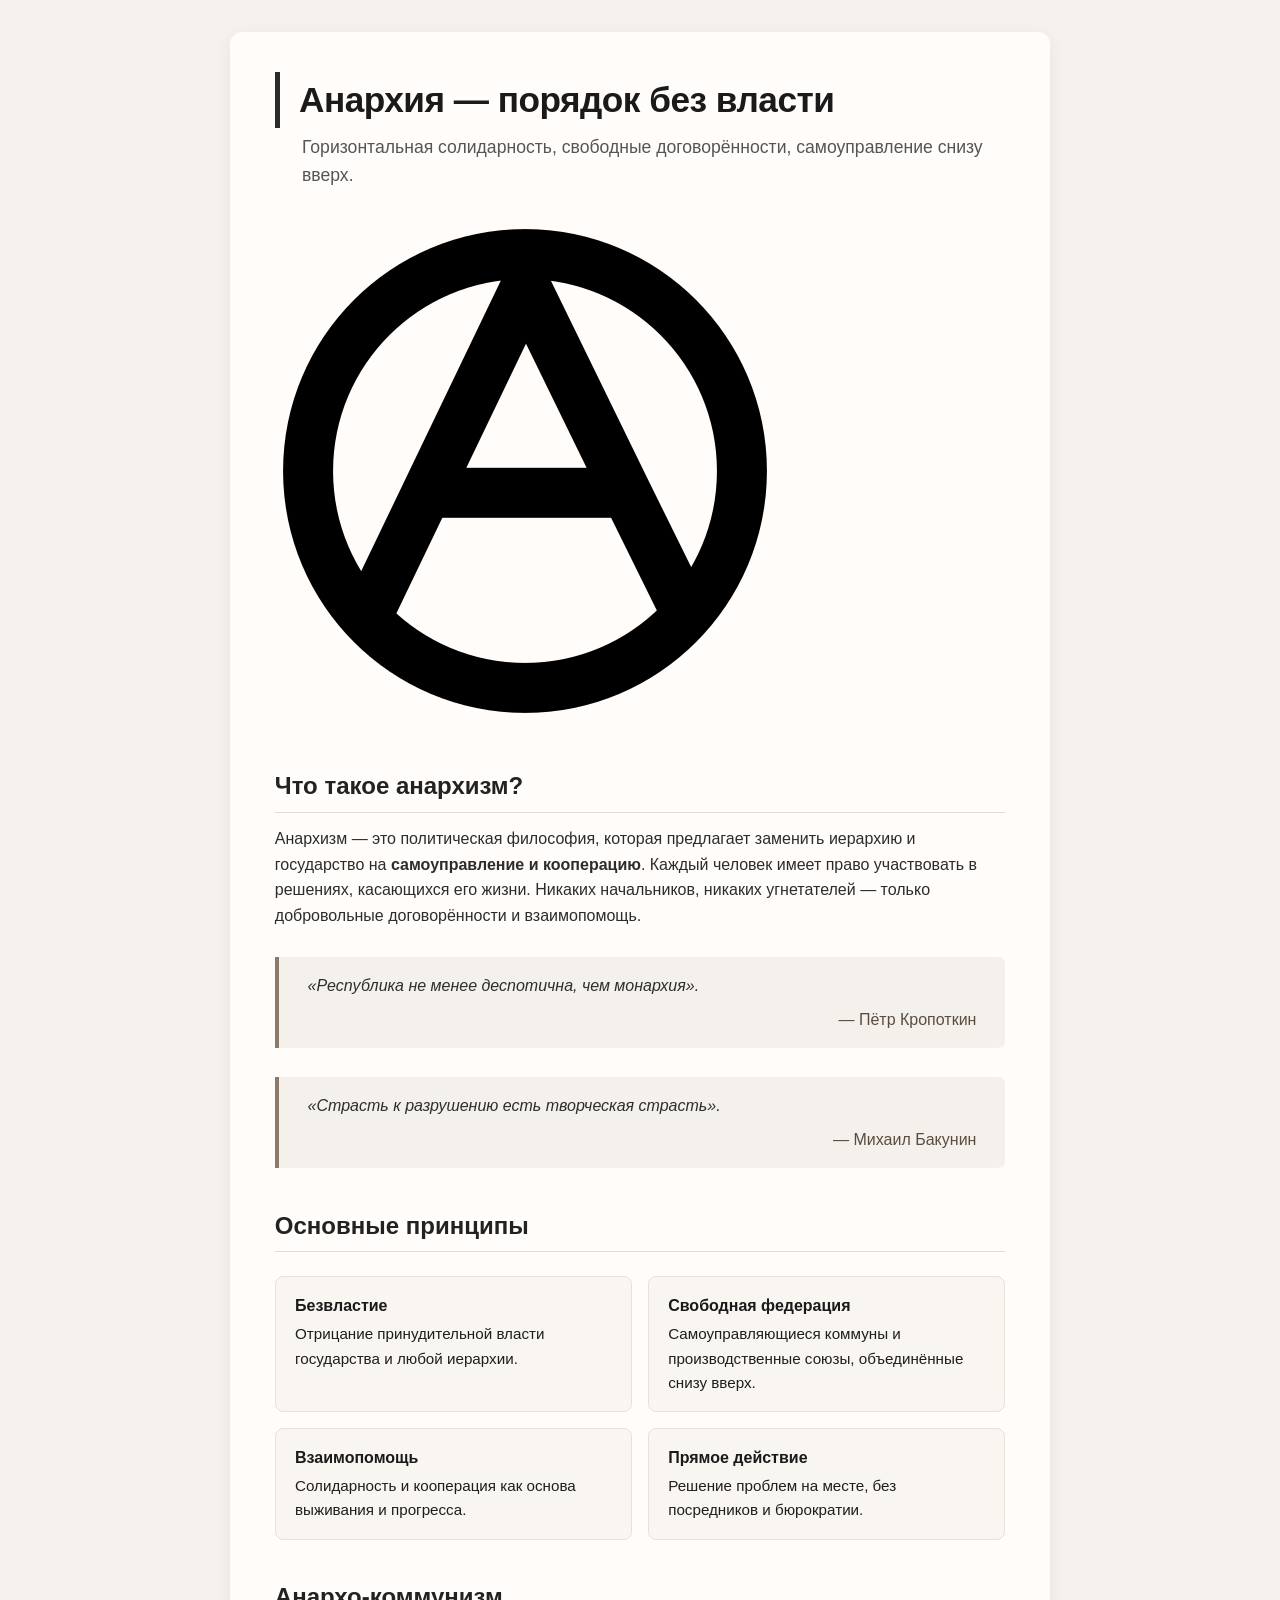
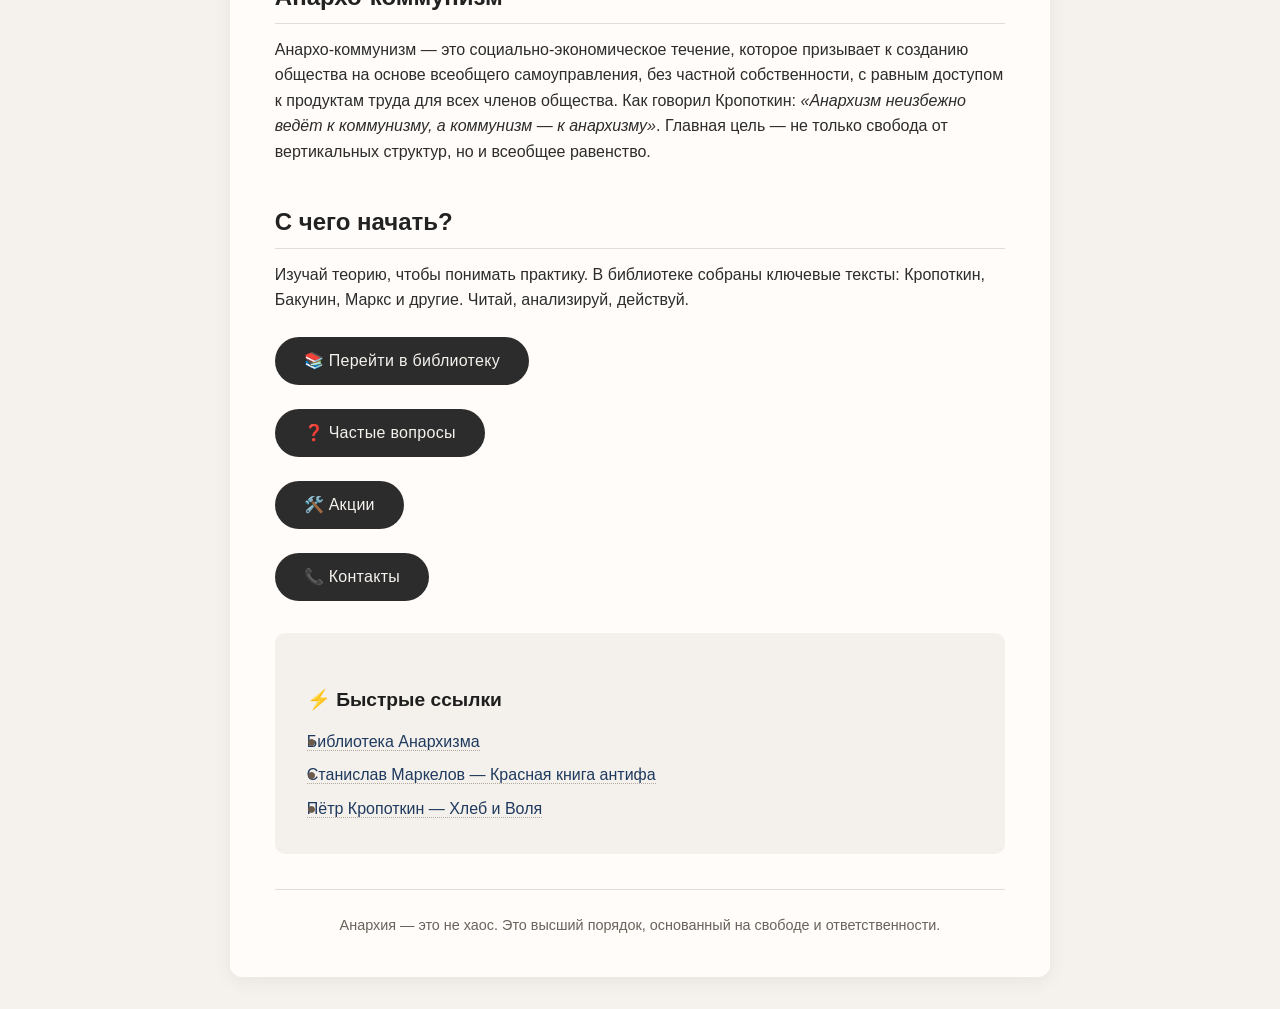
<file: templates/index.html>
<!DOCTYPE html>
<html lang="ru">
<head>
    <meta charset="UTF-8">
    <meta name="viewport" content="width=device-width, initial-scale=1.0">
    <title>Анархия — порядок без власти</title>
    <link rel="stylesheet" href="../static/style.css">
</head>
<body>
<div class="container">

    <h1>Анархия — порядок без власти</h1>
    <div class="subhead">Горизонтальная солидарность, свободные договорённости, самоуправление снизу вверх.</div>
    <img src="../static/img/Anarchy.png">
    <h2>Что такое анархизм?</h2>
    <p>
        Анархизм — это политическая философия, которая предлагает заменить иерархию и государство на
        <strong>самоуправление и кооперацию</strong>. Каждый человек имеет право участвовать в решениях,
        касающихся его жизни. Никаких начальников, никаких угнетателей — только добровольные
        договорённости и взаимопомощь.
    </p>

    <blockquote>
        «Республика не менее деспотична, чем монархия».
        <cite>— Пётр Кропоткин</cite>
    </blockquote>

    <blockquote>
        «Страсть к разрушению есть творческая страсть».
        <cite>— Михаил Бакунин</cite>
    </blockquote>

    <h2>Основные принципы</h2>
    <div class="principle-grid">
        <div class="principle-item">
            <strong>Безвластие</strong>
            Отрицание принудительной власти государства и любой иерархии.
        </div>
        <div class="principle-item">
            <strong>Свободная федерация</strong>
            Самоуправляющиеся коммуны и производственные союзы, объединённые снизу вверх.
        </div>
        <div class="principle-item">
            <strong>Взаимопомощь</strong>
            Солидарность и кооперация как основа выживания и прогресса.
        </div>
        <div class="principle-item">
            <strong>Прямое действие</strong>
            Решение проблем на месте, без посредников и бюрократии.
        </div>
    </div>

    <h2>Анархо-коммунизм</h2>
    <p>
        Анархо-коммунизм — это социально-экономическое течение, которое призывает к созданию общества
        на основе всеобщего самоуправления, без частной собственности, с равным доступом к продуктам
        труда для всех членов общества. Как говорил Кропоткин:
        <em>«Анархизм неизбежно ведёт к коммунизму, а коммунизм — к анархизму»</em>.
        Главная цель — не только свобода от вертикальных структур, но и всеобщее равенство.
    </p>

    <h2>С чего начать?</h2>
    <p>
        Изучай теорию, чтобы понимать практику. В библиотеке собраны ключевые тексты:
        Кропоткин, Бакунин, Маркс и другие. Читай, анализируй, действуй.
    </p>
    <p>
        <a href="/literature" class="btn">📚 Перейти в библиотеку</a>
    </p>
    <p>
        <a href="/faq" class="btn">❓ Частые вопросы</a>
    </p>
    <p>
        <a href="/actions" class="btn">🛠️ Акции</a>
    </p>
    <p>
        <a href="/contacts" class="btn">📞 Контакты</a>
    </p>

    <div class="quick-links">
        <h3>⚡ Быстрые ссылки</h3>
        <ul>
            <li><a href="https://ru.anarchistlibraries.net/special/index" target="_blank"> Библиотека Анархизма</a></li>
            <li><a href="https://www.nihilist.li/2014/01/19/stanislav-markelov-krasnaya-kniga-antifa/" target="_blank"> Станислав Маркелов — Красная книга антифа</a></li>
            <li><a href="https://ru.anarchistlibraries.net/library/petr-kropotkin-hleb-i-volya" target="_blank"> Пётр Кропоткин — Хлеб и Воля</a></li>
        </ul>
    </div>

    <div class="footer-note">
        Анархия — это не хаос. Это высший порядок, основанный на свободе и ответственности.
    </div>
</div>
</body>
</html>
</file>
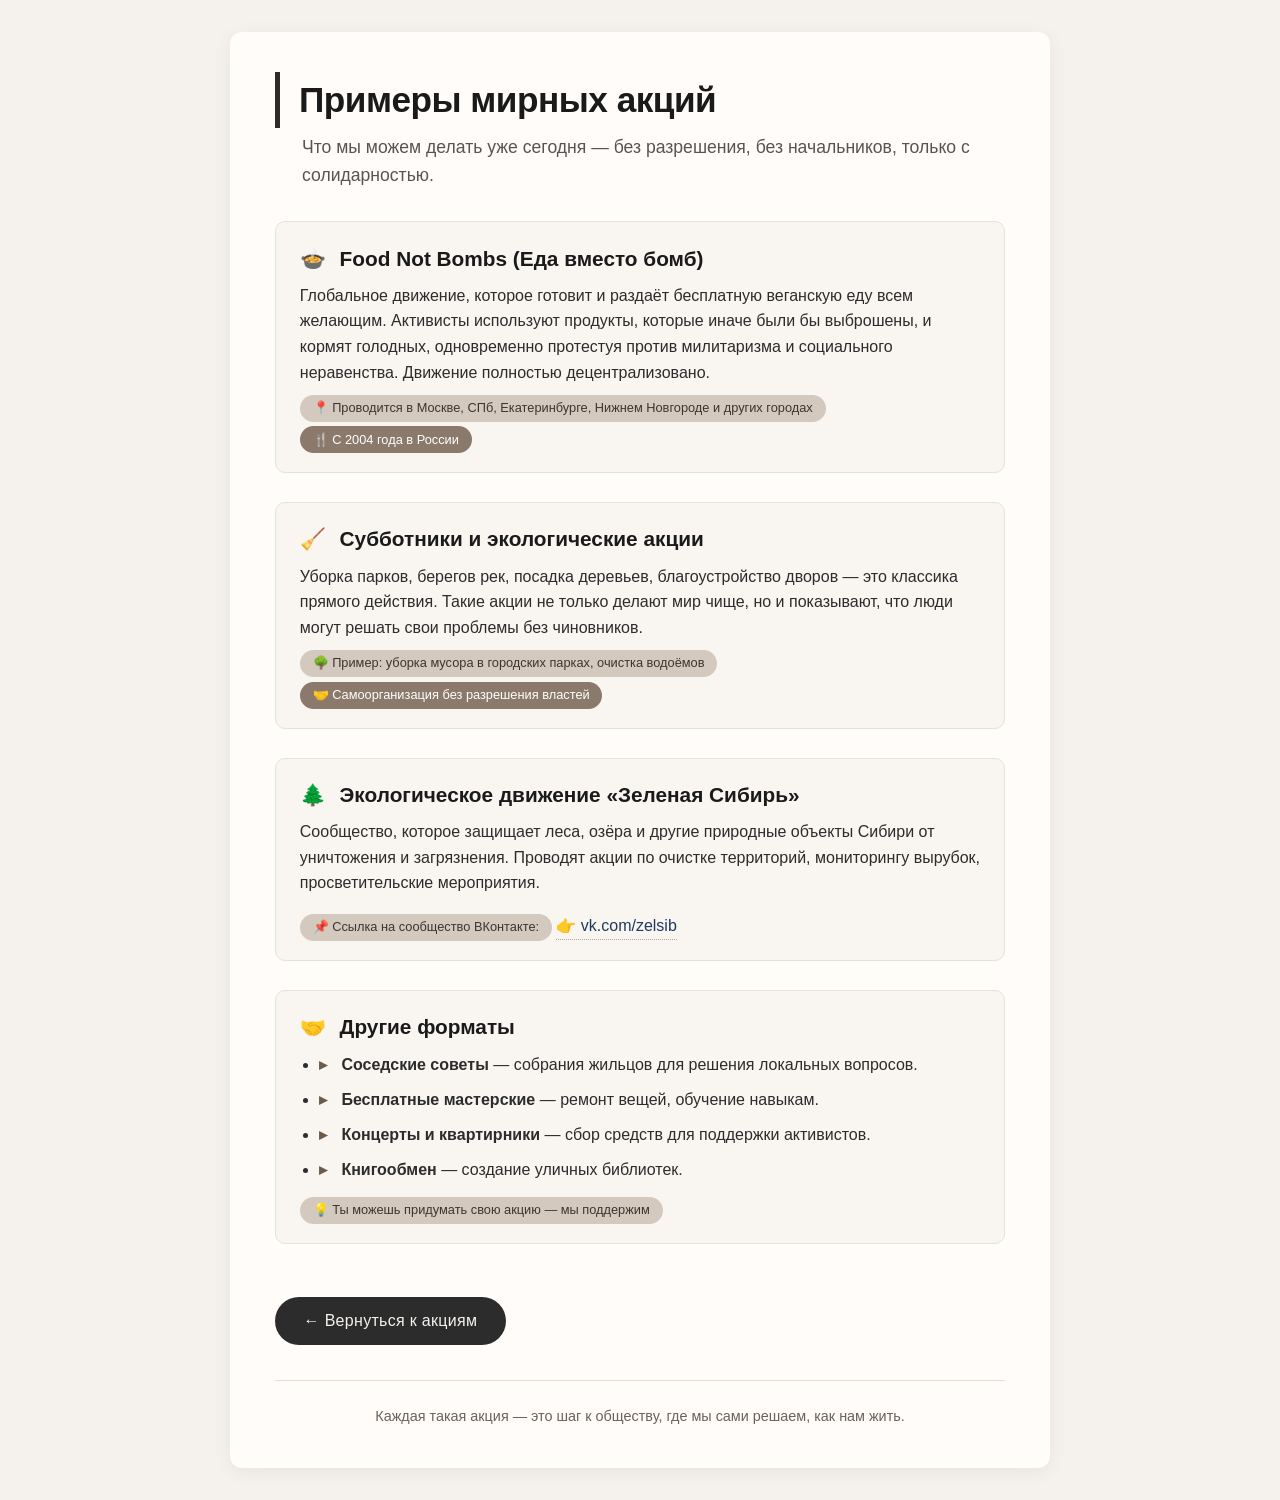
<file: templates/actions_examples.html>
<!DOCTYPE html>
<html lang="ru">
<head>
    <meta charset="UTF-8">
    <meta name="viewport" content="width=device-width, initial-scale=1.0">
    <title>Примеры акций</title>
    <link rel="stylesheet" href="/static/style.css">
    <style>
        .example-card {
            background: #f9f6f2;
            border: 1px solid #e7e1da;
            border-radius: 10px;
            padding: 1.2rem 1.5rem;
            margin-bottom: 1.8rem;
            transition: 0.2s;
        }
        .example-card:hover {
            background: #f4efe9;
        }
        .example-title {
            font-size: 1.3rem;
            font-weight: 600;
            color: #1a1a1a;
            margin-bottom: 0.3rem;
        }
        .example-title .emoji {
            margin-right: 0.5rem;
        }
        .example-description {
            color: #2c2c2c;
            margin: 0.5rem 0 0.3rem;
        }
        .example-tag {
            display: inline-block;
            background: #d4c9bf;
            color: #3d352e;
            padding: 0.2rem 0.8rem;
            border-radius: 30px;
            font-size: 0.8rem;
            font-weight: 500;
            margin-top: 0.3rem;
        }
        .example-link {
            display: inline-block;
            margin-top: 0.8rem;
            color: #1f3a5f;
            border-bottom: 1px dotted #b0a99f;
        }
        .example-link:hover {
            color: #0b1f33;
            border-bottom: 1px solid #0b1f33;
        }
    </style>
</head>
<body>
<div class="container">
    <h1>Примеры мирных акций</h1>
    <div class="subhead">Что мы можем делать уже сегодня — без разрешения, без начальников, только с солидарностью.</div>

    <!-- Food Not Bombs -->
    <div class="example-card">
        <div class="example-title"><span class="emoji">🍲</span> Food Not Bombs (Еда вместо бомб)</div>
        <div class="example-description">
            Глобальное движение, которое готовит и раздаёт бесплатную веганскую еду всем желающим.
            Активисты используют продукты, которые иначе были бы выброшены, и кормят голодных,
            одновременно протестуя против милитаризма и социального неравенства. Движение полностью децентрализовано.
        </div>
        <div class="example-tag">📍 Проводится в Москве, СПб, Екатеринбурге, Нижнем Новгороде и других городах</div>
        <div class="example-tag" style="background:#8b7a6b; color:#fff;">🍴 С 2004 года в России</div>
    </div>

    <!-- Субботники и экологические акции -->
    <div class="example-card">
        <div class="example-title"><span class="emoji">🧹</span> Субботники и экологические акции</div>
        <div class="example-description">
            Уборка парков, берегов рек, посадка деревьев, благоустройство дворов — это классика прямого действия.
            Такие акции не только делают мир чище, но и показывают, что люди могут решать свои проблемы без чиновников.
        </div>
        <div class="example-tag">🌳 Пример: уборка мусора в городских парках, очистка водоёмов</div>
        <div class="example-tag" style="background:#8b7a6b; color:#fff;">🤝 Самоорганизация без разрешения властей</div>
    </div>

    <!-- Зеленая Сибирь -->
    <div class="example-card">
        <div class="example-title"><span class="emoji">🌲</span> Экологическое движение «Зеленая Сибирь»</div>
        <div class="example-description">
            Сообщество, которое защищает леса, озёра и другие природные объекты Сибири от уничтожения и загрязнения.
            Проводят акции по очистке территорий, мониторингу вырубок, просветительские мероприятия.
        </div>
        <div class="example-tag">📌 Ссылка на сообщество ВКонтакте:</div>
        <a href="https://vk.com/zelsib" target="_blank" class="example-link">👉 vk.com/zelsib</a>
    </div>

    <!-- Другие идеи -->
    <div class="example-card">
        <div class="example-title"><span class="emoji">🤝</span> Другие форматы</div>
        <div class="example-description">
            <ul style="margin: 0.5rem 0 0 1.2rem; list-style-type: disc; color: #2c2c2c;">
                <li><strong>Соседские советы</strong> — собрания жильцов для решения локальных вопросов.</li>
                <li><strong>Бесплатные мастерские</strong> — ремонт вещей, обучение навыкам.</li>
                <li><strong>Концерты и квартирники</strong> — сбор средств для поддержки активистов.</li>
                <li><strong>Книгообмен</strong> — создание уличных библиотек.</li>
            </ul>
        </div>
        <div class="example-tag">💡 Ты можешь придумать свою акцию — мы поддержим</div>
    </div>

    <p style="margin-top: 1.5rem;">
        <a href="/actions" class="btn-back">← Вернуться к акциям</a>
    </p>
    <div class="footer-note">
        Каждая такая акция — это шаг к обществу, где мы сами решаем, как нам жить.
    </div>
</div>
</body>
</html>
</file>
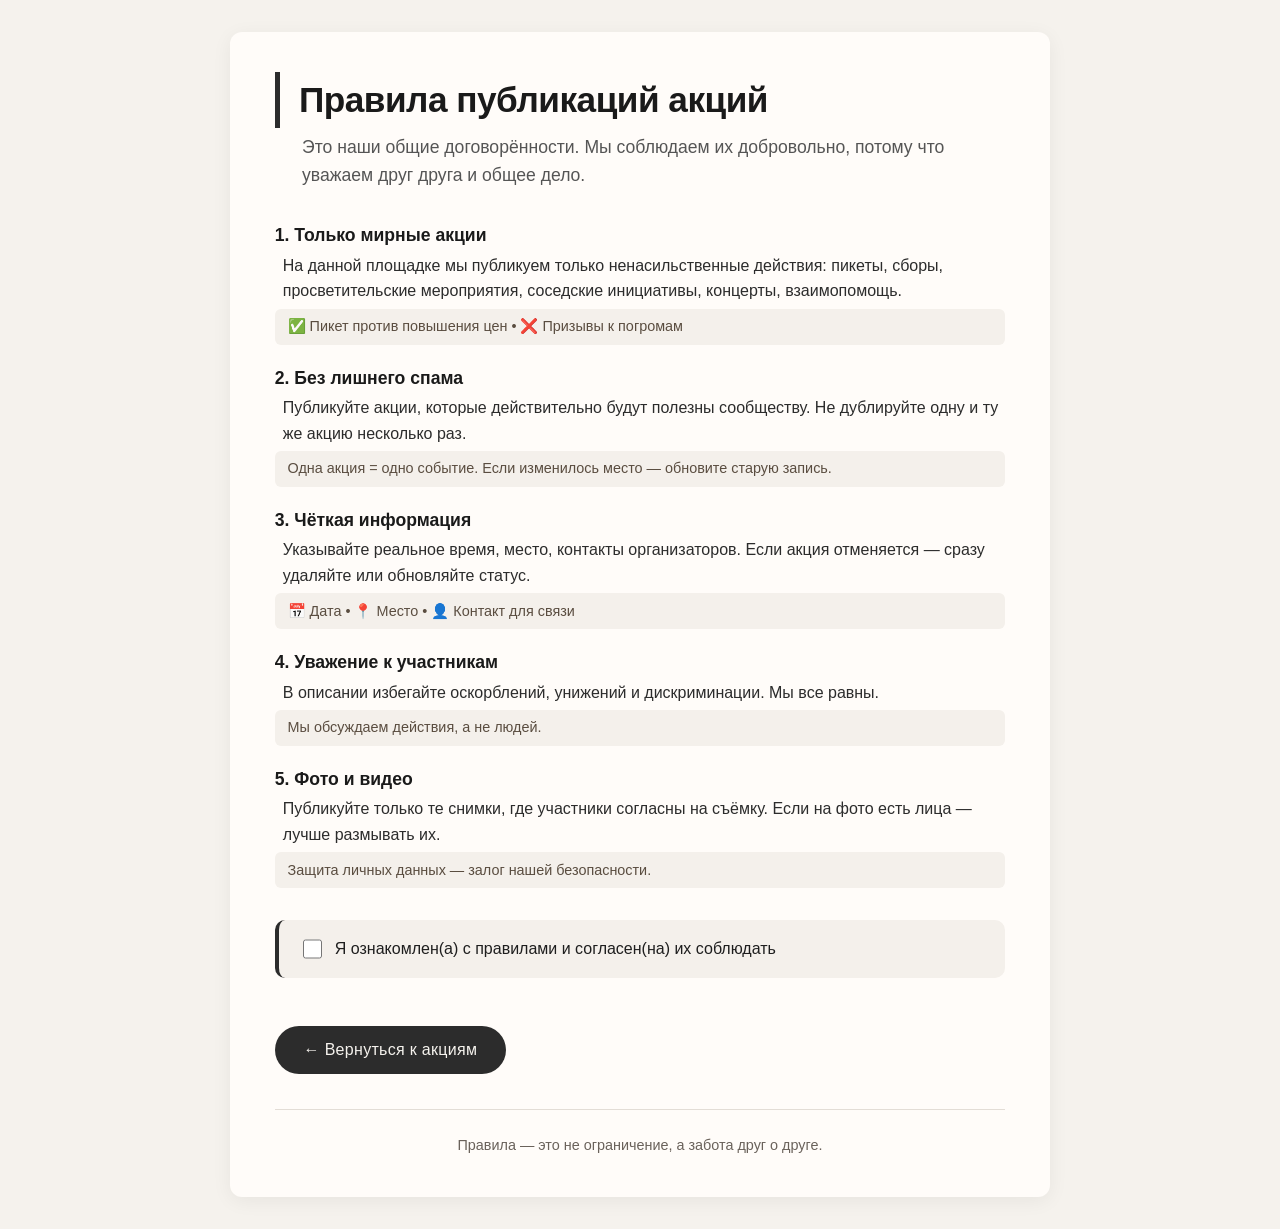
<file: templates/actions_rules.html>
<!DOCTYPE html>
<html lang="ru">
<head>
    <meta charset="UTF-8">
    <meta name="viewport" content="width=device-width, initial-scale=1.0">
    <title>Правила публикаций акций</title>
    <link rel="stylesheet" href="/static/style.css">
    <style>
        /* небольшие дополнения под специфику страницы */
        .rule-item {
            margin-bottom: 1.2rem;
        }
        .rule-item strong {
            display: block;
            font-size: 1.1rem;
            color: #1a1a1a;
            margin-bottom: 0.2rem;
        }
        .rule-item p {
            margin: 0.2rem 0 0 0;
            padding-left: 0.5rem;
            color: #2c2c2c;
        }
        .rule-example {
            font-size: 0.9rem;
            color: #5a4d40;
            background: #f4f0eb;
            padding: 0.4rem 0.8rem;
            border-radius: 6px;
            margin-top: 0.3rem;
        }
        .checkbox-area {
            margin: 2rem 0 1.5rem;
            padding: 1rem 1.5rem;
            background: #f4f0eb;
            border-radius: 10px;
            border-left: 4px solid #2c2c2c;
        }
        .checkbox-area label {
            display: flex;
            align-items: center;
            gap: 0.8rem;
            font-weight: 500;
            cursor: pointer;
        }
        .checkbox-area input[type="checkbox"] {
            width: 1.2rem;
            height: 1.2rem;
            accent-color: #2c2c2c;
        }
    </style>
</head>
<body>
<div class="container">
    <h1>Правила публикаций акций</h1>
    <div class="subhead">Это наши общие договорённости. Мы соблюдаем их добровольно, потому что уважаем друг друга и общее дело.</div>

    <div class="rule-item">
        <strong>1. Только мирные акции</strong>
        <p>На данной площадке мы публикуем только ненасильственные действия: пикеты, сборы, просветительские мероприятия, соседские инициативы, концерты, взаимопомощь.</p>
        <div class="rule-example">✅ Пикет против повышения цен • ❌ Призывы к погромам</div>
    </div>

    <div class="rule-item">
        <strong>2. Без лишнего спама</strong>
        <p>Публикуйте акции, которые действительно будут полезны сообществу. Не дублируйте одну и ту же акцию несколько раз.</p>
        <div class="rule-example">Одна акция = одно событие. Если изменилось место — обновите старую запись.</div>
    </div>

    <div class="rule-item">
        <strong>3. Чёткая информация</strong>
        <p>Указывайте реальное время, место, контакты организаторов. Если акция отменяется — сразу удаляйте или обновляйте статус.</p>
        <div class="rule-example">📅 Дата • 📍 Место • 👤 Контакт для связи</div>
    </div>

    <div class="rule-item">
        <strong>4. Уважение к участникам</strong>
        <p>В описании избегайте оскорблений, унижений и дискриминации. Мы все равны.</p>
        <div class="rule-example">Мы обсуждаем действия, а не людей.</div>
    </div>

    <div class="rule-item">
        <strong>5. Фото и видео</strong>
        <p>Публикуйте только те снимки, где участники согласны на съёмку. Если на фото есть лица — лучше размывать их.</p>
        <div class="rule-example">Защита личных данных — залог нашей безопасности.</div>
    </div>

    <div class="checkbox-area">
        <label>
            <input type="checkbox" id="agreeCheckbox">
            Я ознакомлен(а) с правилами и согласен(на) их соблюдать
        </label>
    </div>

    <p style="margin-top: 1.5rem;">
        <a href="/actions" class="btn-back">← Вернуться к акциям</a>
    </p>
    <div class="footer-note">
        Правила — это не ограничение, а забота друг о друге.
    </div>
</div>

<!-- простая логика для чекбокса (демонстрация) -->
<script>
    document.getElementById('agreeCheckbox').addEventListener('change', function() {
        if (this.checked) {
            // можно сохранить согласие в localStorage или показать сообщение
            console.log('Пользователь согласился с правилами');
        }
    });
</script>
</body>
</html>
</file>
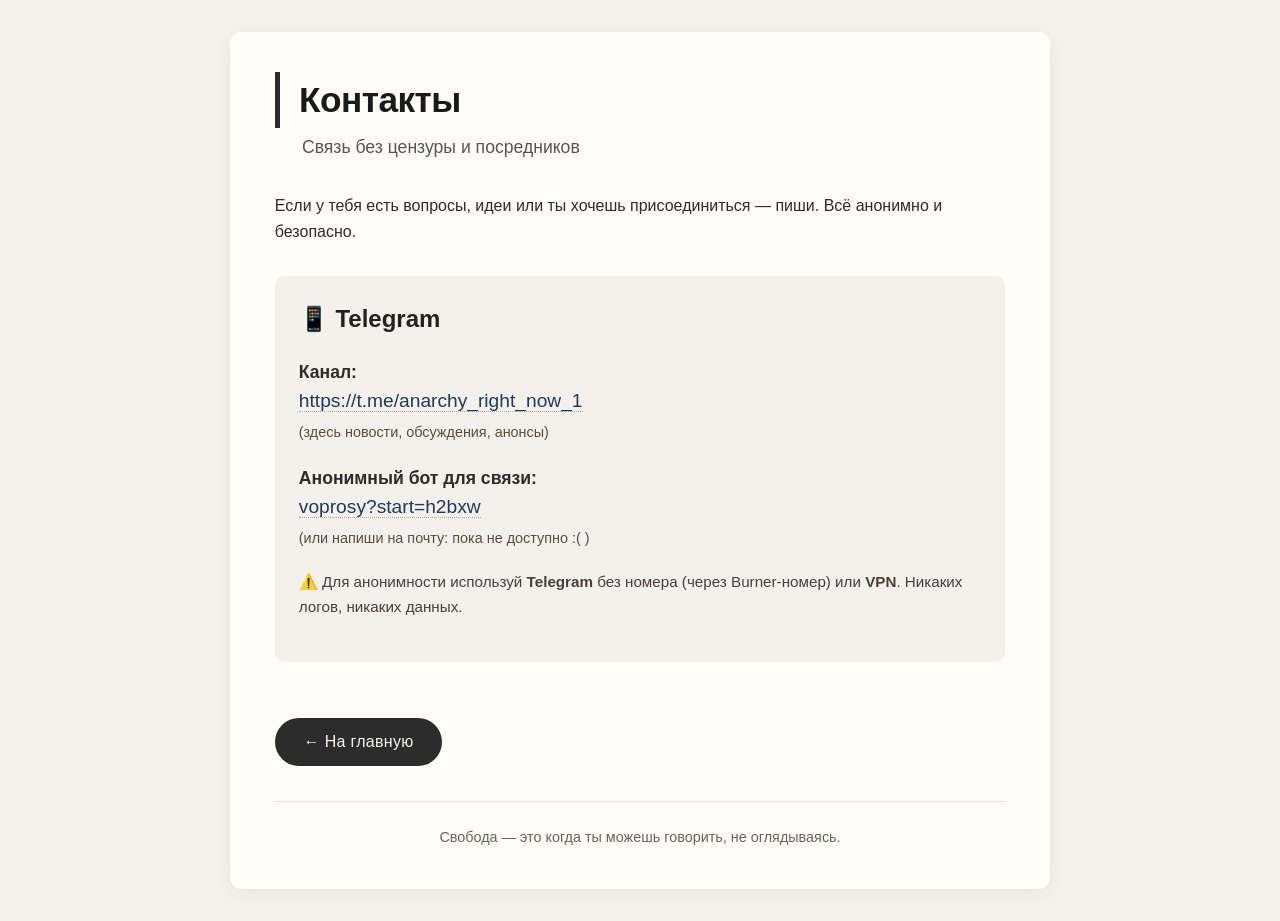
<file: templates/contacts.html>
<!DOCTYPE html>
<html lang="ru">
<head>
    <meta charset="UTF-8">
    <meta name="viewport" content="width=device-width, initial-scale=1.0">
    <title>Контакты</title>
    <link rel="stylesheet" href="/static/style.css">
</head>
<body>
<div class="container">
    <h1>Контакты</h1>
    <div class="subhead">Связь без цензуры и посредников</div>

    <p>
        Если у тебя есть вопросы, идеи или ты хочешь присоединиться — пиши.
        Всё анонимно и безопасно.
    </p>

    <div style="margin: 2rem 0; padding: 1.5rem; background: #f4f0eb; border-radius: 10px;">
        <h2 style="margin-top: 0; border-bottom: none;">📱 Telegram</h2>

        <p style="font-size: 1.1rem;">
            <strong>Канал:</strong><br>
            <a href="https://t.me/https://t.me/anarchy_right_now_1" target="_blank" style="font-size: 1.2rem;">https://t.me/anarchy_right_now_1</a>
            <br><span style="color: #5a4d40; font-size: 0.9rem;">(здесь новости, обсуждения, анонсы)</span>
        </p>

        <p style="font-size: 1.1rem; margin-top: 1.2rem;">
            <strong>Анонимный бот для связи:</strong><br>
            <a href="http://t.me/voprosy?start=h2bxw" target="_blank" style="font-size: 1.2rem;">voprosy?start=h2bxw</a>
            <br><span style="color: #5a4d40; font-size: 0.9rem;">(или напиши на почту: пока не доступно :( )</span>
        </p>

        <p style="font-size: 0.95rem; color: #4a3f38; margin-top: 1rem;">
            ⚠️ Для анонимности используй <strong>Telegram</strong> без номера (через Burner-номер) или <strong>VPN</strong>.
            Никаких логов, никаких данных.
        </p>
    </div>

    <p style="margin-top: 1.5rem;">
        <a href="/" class="btn-back">← На главную</a>
    </p>

    <div class="footer-note">
        Свобода — это когда ты можешь говорить, не оглядываясь.
    </div>
</div>
</body>
</html>
</file>
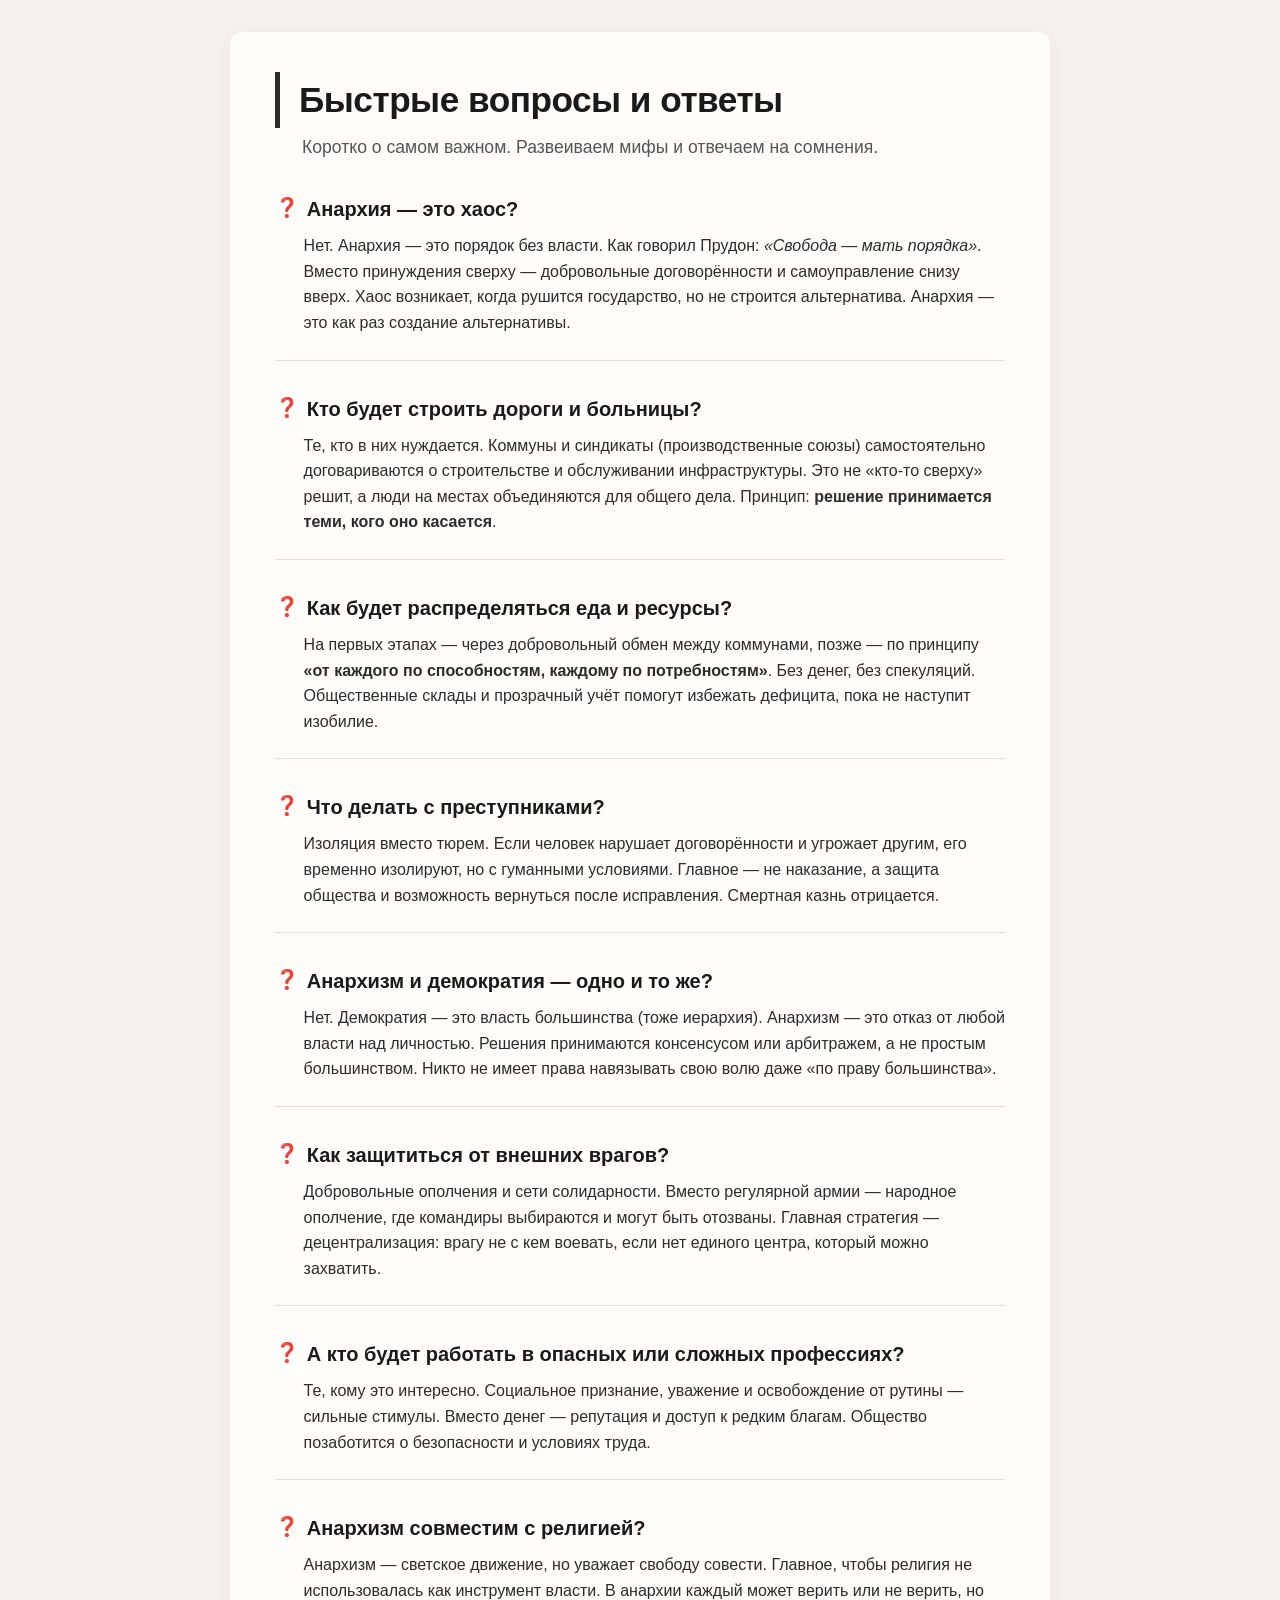
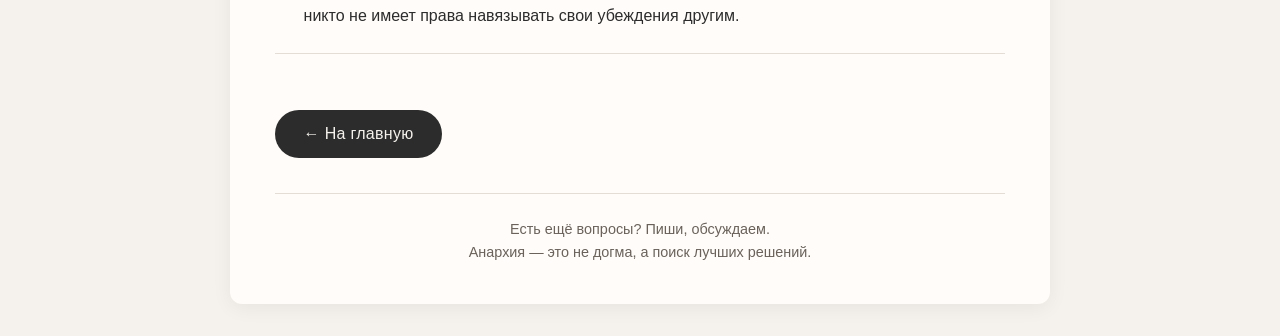
<file: templates/faq.html>
<!DOCTYPE html>
<html lang="ru">
<head>
    <meta charset="UTF-8">
    <meta name="viewport" content="width=device-width, initial-scale=1.0">
    <title>Быстрые вопросы и ответы</title>
    <link rel="stylesheet" href="../static/style.css">
</head>
<body>
<div class="container">
    <h1>Быстрые вопросы и ответы</h1>
    <div class="subhead">Коротко о самом важном. Развеиваем мифы и отвечаем на сомнения.</div>

    <div class="faq-item">
        <div class="faq-question">Анархия — это хаос?</div>
        <div class="faq-answer">
            Нет. Анархия — это порядок без власти. Как говорил Прудон: <em>«Свобода — мать порядка»</em>. Вместо принуждения сверху — добровольные договорённости и самоуправление снизу вверх. Хаос возникает, когда рушится государство, но не строится альтернатива. Анархия — это как раз создание альтернативы.
        </div>
    </div>

    <div class="faq-item">
        <div class="faq-question">Кто будет строить дороги и больницы?</div>
        <div class="faq-answer">
            Те, кто в них нуждается. Коммуны и синдикаты (производственные союзы) самостоятельно договариваются о строительстве и обслуживании инфраструктуры. Это не «кто-то сверху» решит, а люди на местах объединяются для общего дела. Принцип: <strong>решение принимается теми, кого оно касается</strong>.
        </div>
    </div>

    <div class="faq-item">
        <div class="faq-question">Как будет распределяться еда и ресурсы?</div>
        <div class="faq-answer">
            На первых этапах — через добровольный обмен между коммунами, позже — по принципу <strong>«от каждого по способностям, каждому по потребностям»</strong>. Без денег, без спекуляций. Общественные склады и прозрачный учёт помогут избежать дефицита, пока не наступит изобилие.
        </div>
    </div>

    <div class="faq-item">
        <div class="faq-question">Что делать с преступниками?</div>
        <div class="faq-answer">
            Изоляция вместо тюрем. Если человек нарушает договорённости и угрожает другим, его временно изолируют, но с гуманными условиями. Главное — не наказание, а защита общества и возможность вернуться после исправления. Смертная казнь отрицается.
        </div>
    </div>

    <div class="faq-item">
        <div class="faq-question">Анархизм и демократия — одно и то же?</div>
        <div class="faq-answer">
            Нет. Демократия — это власть большинства (тоже иерархия). Анархизм — это отказ от любой власти над личностью. Решения принимаются консенсусом или арбитражем, а не простым большинством. Никто не имеет права навязывать свою волю даже «по праву большинства».
        </div>
    </div>

    <div class="faq-item">
        <div class="faq-question">Как защититься от внешних врагов?</div>
        <div class="faq-answer">
            Добровольные ополчения и сети солидарности. Вместо регулярной армии — народное ополчение, где командиры выбираются и могут быть отозваны. Главная стратегия — децентрализация: врагу не с кем воевать, если нет единого центра, который можно захватить.
        </div>
    </div>

    <div class="faq-item">
        <div class="faq-question">А кто будет работать в опасных или сложных профессиях?</div>
        <div class="faq-answer">
            Те, кому это интересно. Социальное признание, уважение и освобождение от рутины — сильные стимулы. Вместо денег — репутация и доступ к редким благам. Общество позаботится о безопасности и условиях труда.
        </div>
    </div>

    <div class="faq-item">
        <div class="faq-question">Анархизм совместим с религией?</div>
        <div class="faq-answer">
            Анархизм — светское движение, но уважает свободу совести. Главное, чтобы религия не использовалась как инструмент власти. В анархии каждый может верить или не верить, но никто не имеет права навязывать свои убеждения другим.
        </div>
    </div>

    <p style="margin-top: 1.5rem;">
        <a href="/" class="btn-back">← На главную</a>
    </p>

    <div class="footer-note">
        Есть ещё вопросы? Пиши, обсуждаем. <br>
        Анархия — это не догма, а поиск лучших решений.
    </div>
</div>
</body>
</html>
</file>
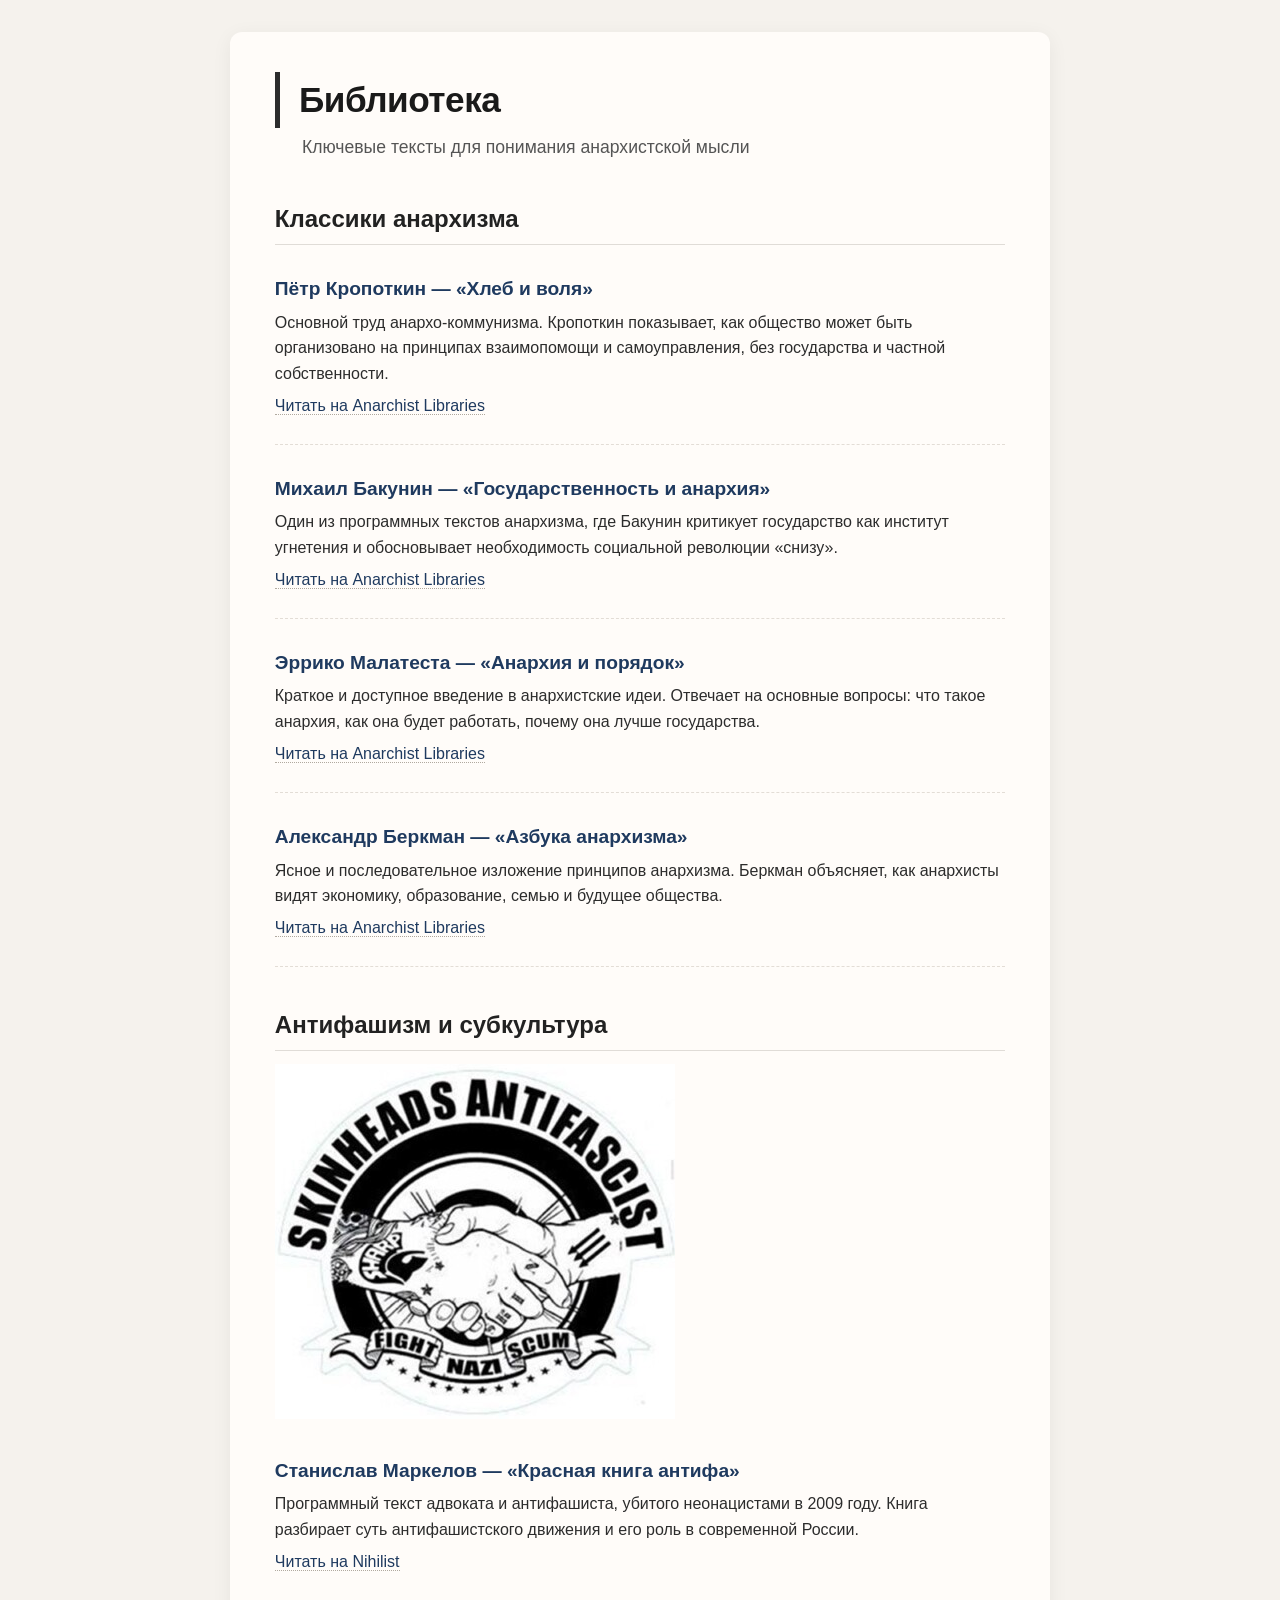
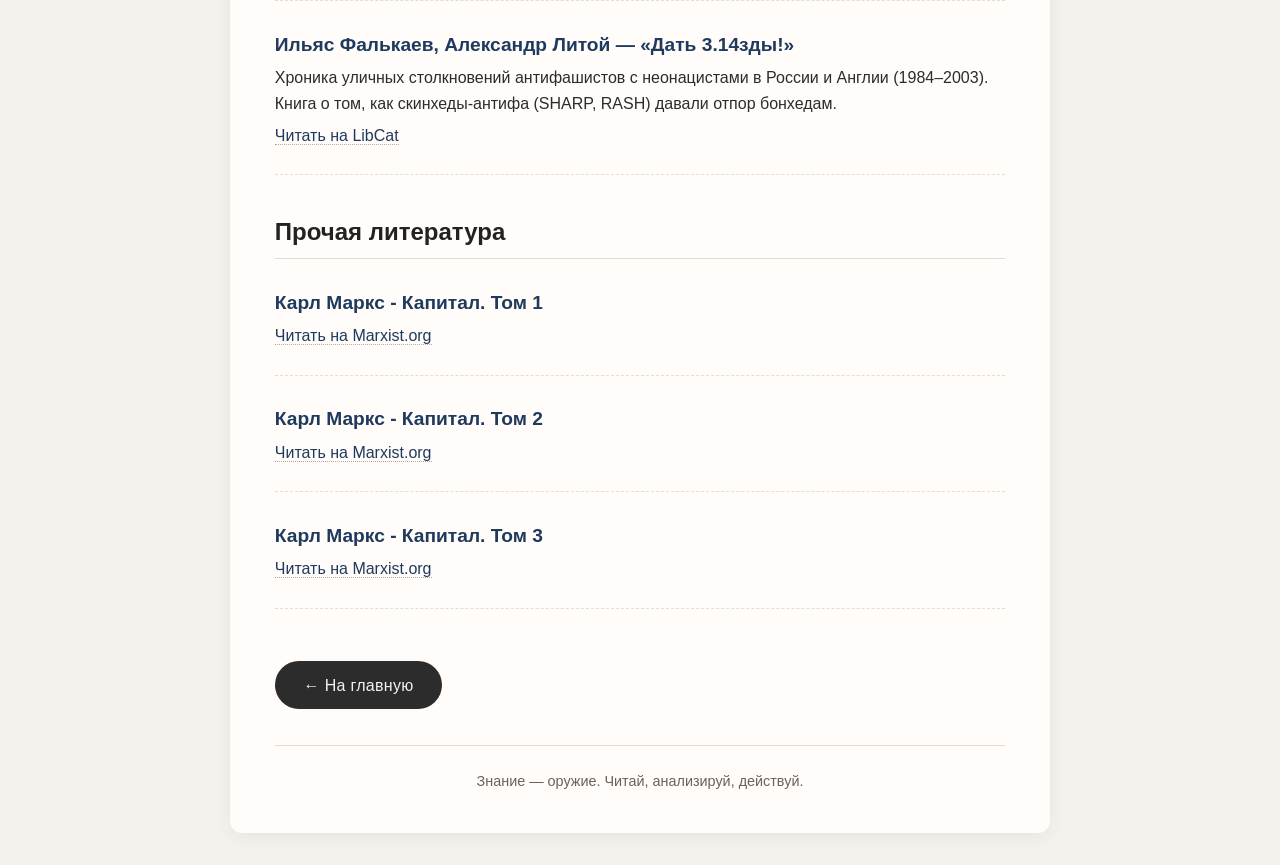
<file: templates/literature.html>
<!DOCTYPE html>
<html lang="ru">
<head>
    <meta charset="UTF-8">
    <meta name="viewport" content="width=device-width, initial-scale=1.0">
    <title>Библиотека анархистской литературы</title>
    <link rel="stylesheet" href="../static/style.css">
</head>
<body>
<div class="container">
    <h1>Библиотека</h1>
    <div class="subhead">Ключевые тексты для понимания анархистской мысли</div>

    <h2>Классики анархизма</h2>

    <div class="book-entry">
        <h3>Пётр Кропоткин — «Хлеб и воля»</h3>
        <p>Основной труд анархо-коммунизма. Кропоткин показывает, как общество может быть организовано на принципах взаимопомощи и самоуправления, без государства и частной собственности.</p>
        <p><a href="https://ru.anarchistlibraries.net/library/petr-kropotkin-hleb-i-volya" target="_blank">Читать на Anarchist Libraries</a></p>
    </div>

    <div class="book-entry">
        <h3>Михаил Бакунин — «Государственность и анархия»</h3>
        <p>Один из программных текстов анархизма, где Бакунин критикует государство как институт угнетения и обосновывает необходимость социальной революции «снизу».</p>
        <p><a href="https://ru.anarchistlibraries.net/library/mihail-bakunin-gosudarstvennost-i-anarhiya" target="_blank">Читать на Anarchist Libraries</a></p>
    </div>

    <div class="book-entry">
        <h3>Эррико Малатеста — «Анархия и порядок»</h3>
        <p>Краткое и доступное введение в анархистские идеи. Отвечает на основные вопросы: что такое анархия, как она будет работать, почему она лучше государства.</p>
        <p><a href="https://ru.anarchistlibraries.net/library/erriko-malatesta-anarhiya-i-poryadok" target="_blank">Читать на Anarchist Libraries</a></p>
    </div>

    <div class="book-entry">
        <h3>Александр Беркман — «Азбука анархизма»</h3>
        <p>Ясное и последовательное изложение принципов анархизма. Беркман объясняет, как анархисты видят экономику, образование, семью и будущее общества.</p>
        <p><a href="https://ru.anarchistlibraries.net/library/aleksandr-berkman-azbuka-anarhizma" target="_blank">Читать на Anarchist Libraries</a></p>
    </div>

    <h2>Антифашизм и субкультура</h2>
    <img src="../static/img/s-antifa.jpg">
    
    <div class="book-entry">
        <h3>Станислав Маркелов — «Красная книга антифа»</h3>
        <p>Программный текст адвоката и антифашиста, убитого неонацистами в 2009 году. Книга разбирает суть антифашистского движения и его роль в современной России.</p>
        <p><a href="https://www.nihilist.li/2014/01/19/stanislav-markelov-krasnaya-kniga-antifa/" target="_blank">Читать на Nihilist</a></p>
    </div>

    <div class="book-entry">
        <h3>Ильяс Фалькаев, Александр Литой — «Дать 3.14зды!»</h3>
        <p>Хроника уличных столкновений антифашистов с неонацистами в России и Англии (1984–2003). Книга о том, как скинхеды-антифа (SHARP, RASH) давали отпор бонхедам.</p>
        <p><a href="https://libcat.ru/knigi/dokumentalnye-knigi/publicistika/279503-ilyas-falkaev-dat-3-14zdy.html" target="_blank">Читать на LibCat</a></p>
    </div>

    <h2>Прочая литература</h2>
    <div class="book-entry">
        <h3>Карл Маркс - Капитал. Том 1</h3>
        <p><a href="https://www.marxists.org/russkij/marx/1867/capital_vol1/index.htm">Читать на Marxist.org</a></p>
    </div>

    <div class="book-entry">
        <h3>Карл Маркс - Капитал. Том 2</h3>
        <p><a href="https://www.marxists.org/russkij/marx/1885/capital_vol2/index.htm">Читать на Marxist.org</a></p>
    </div>

    <div class="book-entry">
        <h3>Карл Маркс - Капитал. Том 3</h3>
        <p><a href="https://www.marxists.org/russkij/marx/1893/capital_vol3/index.htm">Читать на Marxist.org</a></p>
    </div>

    <p style="margin-top: 1.5rem;">
        <a href="/" class="btn-back">← На главную</a>
    </p>

    <div class="footer-note">
        Знание — оружие. Читай, анализируй, действуй.
    </div>
</div>
</body>
</html>
</file>
<file: static/style.css>
/* static/style.css */

* {
    margin: 0;
    padding: 0;
    box-sizing: border-box;
}

body {
    font-family: 'Segoe UI', Tahoma, Geneva, Verdana, sans-serif;
    background: #f5f2ed;
    color: #1e1e1e;
    padding: 2rem 1rem;
    line-height: 1.6;
}

.container {
    max-width: 820px;
    margin: 0 auto;
    background: #fffcf9;
    padding: 2.5rem 2.8rem;
    border-radius: 12px;
    box-shadow: 0 4px 20px rgba(0, 0, 0, 0.06);
}

h1 {
    font-size: 2.2rem;
    font-weight: 700;
    letter-spacing: -0.5px;
    border-left: 5px solid #2c2c2c;
    padding-left: 1.2rem;
    margin-bottom: 0.2rem;
    color: #1a1a1a;
}

.subhead {
    font-size: 1.1rem;
    color: #555;
    margin-top: 0.3rem;
    margin-bottom: 2rem;
    padding-left: 1.7rem;
}

h2 {
    font-size: 1.5rem;
    font-weight: 600;
    margin-top: 2.4rem;
    margin-bottom: 0.8rem;
    color: #222;
    border-bottom: 1px solid #e0dcd7;
    padding-bottom: 0.4rem;
}

h3 {
    font-size: 1.2rem;
    font-weight: 600;
    margin-top: 1.8rem;
    margin-bottom: 0.3rem;
    color: #1f3a5f;
}

p {
    margin-bottom: 1.2rem;
    color: #2c2c2c;
}

blockquote {
    margin: 1.8rem 0;
    padding: 1rem 1.8rem;
    background: #f4f0eb;
    border-left: 4px solid #8b7a6b;
    font-style: italic;
    color: #2e2e2e;
    border-radius: 0 6px 6px 0;
}

blockquote cite,
blockquote footer {
    display: block;
    margin-top: 0.5rem;
    font-style: normal;
    font-weight: 500;
    color: #5a4d40;
    text-align: right;
}

.principle-grid {
    display: grid;
    grid-template-columns: 1fr 1fr;
    gap: 1rem;
    margin: 1.5rem 0 0.8rem 0;
}

.principle-item {
    background: #f9f6f2;
    padding: 1rem 1.2rem;
    border-radius: 8px;
    border: 1px solid #e7e1da;
    font-size: 0.95rem;
}

.principle-item strong {
    display: block;
    font-size: 1rem;
    margin-bottom: 0.2rem;
    color: #1a1a1a;
}

ul {
    margin: 1rem 0 1.8rem 1.5rem;
    list-style-type: none;
}

ul li {
    margin-bottom: 0.6rem;
    position: relative;
    padding-left: 1.4rem;
}

ul li::before {
    content: "▸";
    position: absolute;
    left: 0;
    color: #6b5b4b;
    font-weight: bold;
}

a {
    color: #1f3a5f;
    text-decoration: none;
    border-bottom: 1px dotted #b0a99f;
    transition: border 0.2s, color 0.2s;
}

a:hover {
    color: #0b1f33;
    border-bottom: 1px solid #0b1f33;
}

.btn {
    display: inline-block;
    background: #2c2c2c;
    color: #f5f2ed !important;
    padding: 0.7rem 1.8rem;
    border-radius: 30px;
    border-bottom: none !important;
    font-weight: 500;
    letter-spacing: 0.3px;
    transition: background 0.2s;
    margin-top: 0.3rem;
}

.btn:hover {
    background: #111;
    color: #fff !important;
}

.btn-back {
    display: inline-block;
    background: #2c2c2c;
    color: #f5f2ed !important;
    padding: 0.7rem 1.8rem;
    border-radius: 30px;
    border-bottom: none !important;
    font-weight: 500;
    letter-spacing: 0.3px;
    transition: background 0.2s;
    margin-top: 1.5rem;
    text-decoration: none;
}

.btn-back:hover {
    background: #111;
    color: #fff !important;
}

.quick-links {
    background: #f4f0eb;
    padding: 1.5rem 2rem;
    border-radius: 10px;
    margin: 2rem 0 0.5rem 0;
}

.quick-links h3 {
    font-size: 1.2rem;
    font-weight: 600;
    margin-bottom: 0.8rem;
    color: #1e1e1e;
}

.quick-links ul {
    margin: 0;
    padding: 0;
}

.quick-links ul li {
    margin-bottom: 0.5rem;
    padding-left: 0;
}

.quick-links ul li::before {
    content: "●";
    color: #6b5b4b;
    margin-right: 0.5rem;
}

.faq-item {
    margin-bottom: 2rem;
    border-bottom: 1px solid #e3ddd6;
    padding-bottom: 1.5rem;
}

.faq-item:last-child {
    border-bottom: none;
    margin-bottom: 0;
}

.faq-question {
    font-size: 1.25rem;
    font-weight: 600;
    color: #1a1a1a;
    display: flex;
    align-items: flex-start;
    gap: 0.5rem;
    margin-bottom: 0.5rem;
}

.faq-question::before {
    content: "❓";
    font-size: 1.2rem;
    flex-shrink: 0;
}

.faq-answer {
    font-size: 1rem;
    color: #2c2c2c;
    padding-left: 1.8rem;
}

.footer-note {
    margin-top: 2.2rem;
    font-size: 0.9rem;
    color: #6a625b;
    border-top: 1px solid #e3ddd6;
    padding-top: 1.5rem;
    text-align: center;
}

.book-entry {
    margin-bottom: 1.8rem;
    padding-bottom: 1.2rem;
    border-bottom: 1px dashed #e3ddd6;
}

.book-entry:last-of-type {
    border-bottom: none;
}

.book-entry p {
    margin-bottom: 0.4rem;
    color: #2c2c2c;
}

@media (max-width: 550px) {
    .container {
        padding: 1.5rem 1.2rem;
    }

    h1 {
        font-size: 1.8rem;
        padding-left: 0.8rem;
    }

    .subhead {
        padding-left: 1rem;
        font-size: 1rem;
    }

    .principle-grid {
        grid-template-columns: 1fr;
    }

    .faq-question {
        font-size: 1.1rem;
    }

    .faq-answer {
        padding-left: 0.8rem;
    }
}
.action-card {
            background: #f9f6f2;
            border: 1px solid #e7e1da;
            border-radius: 10px;
            padding: 1.2rem 1.5rem;
            margin-bottom: 1.5rem;
            transition: 0.2s;
            position: relative;
        }
        .action-card:hover { background: #f4efe9; }
        .action-title {
            font-size: 1.3rem;
            font-weight: 600;
            color: #1a1a1a;
        }
        .action-meta {
            display: flex;
            flex-wrap: wrap;
            gap: 1rem;
            font-size: 0.9rem;
            color: #5a4d40;
            margin-top: 0.3rem;
        }
        .action-status {
            display: inline-block;
            padding: 0.2rem 0.8rem;
            border-radius: 30px;
            font-size: 0.8rem;
            font-weight: 600;
            text-transform: uppercase;
        }
        .status-planned { background: #d4c9bf; color: #3d352e; }
        .status-ongoing { background: #8b7a6b; color: #fff; }
        .status-completed { background: #b0a99f; color: #1e1e1e; }

        .action-images img {
            max-height: 80px;
            border-radius: 6px;
            margin-right: 8px;
            border: 1px solid #ddd;
        }

        .btn-edit {
            background: #2c2c2c;
            color: #f5f2ed;
            border: none;
            padding: 0.3rem 0.8rem;
            border-radius: 30px;
            font-size: 0.8rem;
            cursor: pointer;
            position: absolute;
            top: 1.2rem;
            right: 1.2rem;
        }
        .btn-edit:hover { background: #111; }

        /* Модальное окно */
        .modal {
            display: none;
            position: fixed;
            z-index: 1000;
            left: 0;
            top: 0;
            width: 100%;
            height: 100%;
            overflow: auto;
            background: rgba(0,0,0,0.5);
            padding-top: 60px;
        }
        .modal-content {
            background: #fffcf9;
            margin: auto;
            padding: 2rem 2.5rem;
            border-radius: 12px;
            max-width: 600px;
            position: relative;
        }
        .close-modal {
            color: #aaa;
            float: right;
            font-size: 28px;
            font-weight: bold;
            cursor: pointer;
        }
        .close-modal:hover { color: #222; }

        .modal input, .modal textarea, .modal select {
            width: 100%;
            padding: 0.6rem;
            margin-bottom: 0.8rem;
            border: 1px solid #d6cec6;
            border-radius: 6px;
            background: #fffcf9;
            font-family: inherit;
        }
        .modal button[type="submit"] {
            background: #2c2c2c;
            color: #fff;
            border: none;
            padding: 0.7rem 1.8rem;
            border-radius: 30px;
            font-weight: 500;
            cursor: pointer;
        }
        .modal button[type="submit"]:hover { background: #111; }

        .image-upload-area {
            border: 1px dashed #b0a99f;
            padding: 1rem;
            border-radius: 8px;
            margin: 1rem 0;
            text-align: center;
        }
        .image-upload-area input[type="file"] {
            display: none;
        }
        .image-upload-area label {
            background: #e7e1da;
            padding: 0.5rem 1.5rem;
            border-radius: 30px;
            cursor: pointer;
            font-weight: 500;
        }
        .image-upload-area label:hover { background: #d6cec6; }

        .existing-images {
            display: flex;
            flex-wrap: wrap;
            gap: 0.5rem;
            margin: 0.5rem 0;
        }
        .existing-images .img-wrapper {
            position: relative;
            display: inline-block;
        }
        .existing-images .img-wrapper img {
            height: 60px;
            border-radius: 6px;
            border: 1px solid #ddd;
        }
        .existing-images .img-wrapper .del-img {
            position: absolute;
            top: -6px;
            right: -6px;
            background: #b33;
            color: #fff;
            border: none;
            border-radius: 50%;
            width: 20px;
            height: 20px;
            font-size: 12px;
            cursor: pointer;
            line-height: 20px;
            text-align: center;
        }
        .existing-images .img-wrapper .del-img:hover { background: #911; }
</file>
